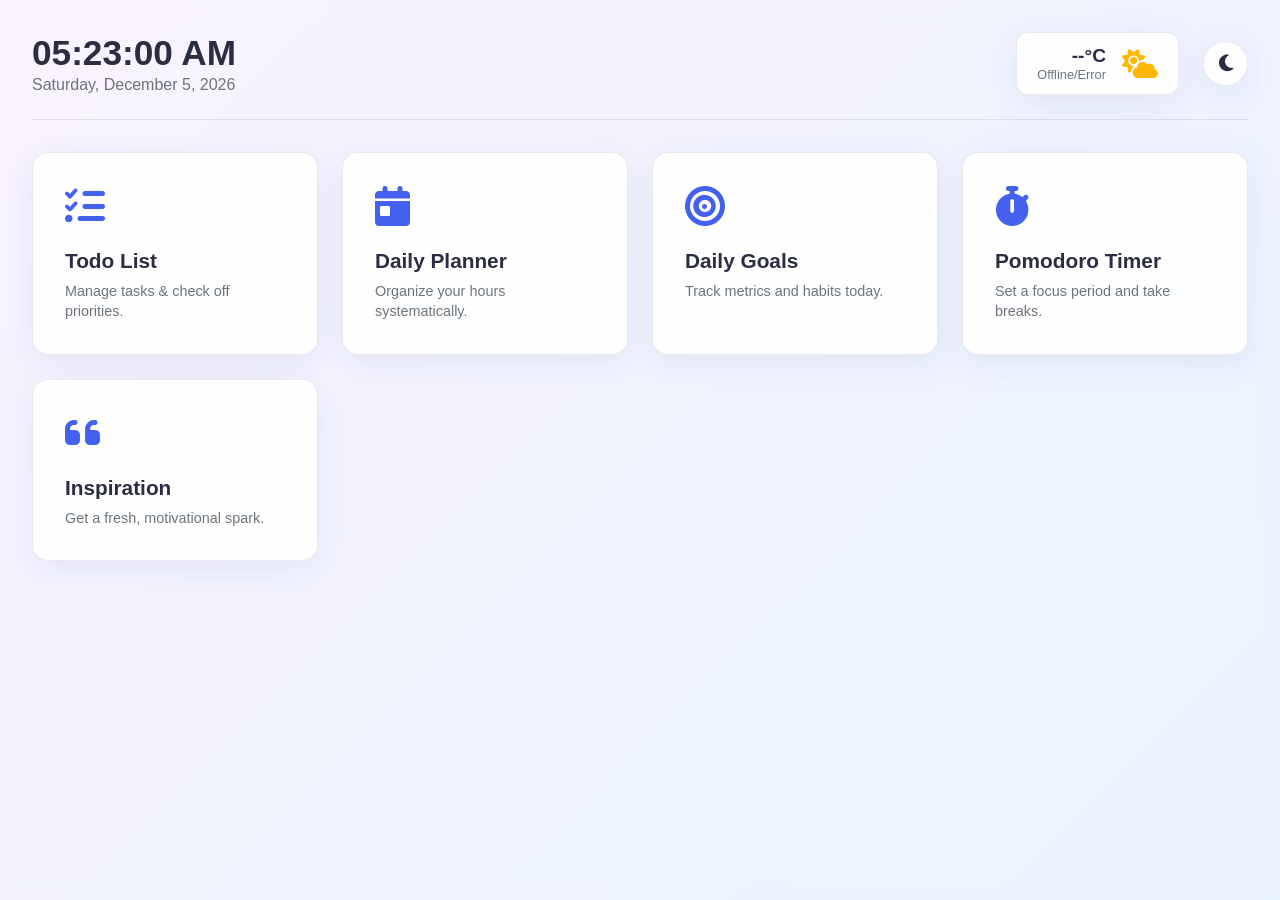
<file: index.html>
<!DOCTYPE html>
<html lang="en">
<head>
    <meta charset="UTF-8">
    <meta name="viewport" content="width=device-width, initial-scale=1.0">
    <title>Productivity Dashboard</title>
    <link rel="stylesheet" href="./CSS/stylee.css">
    <!-- FontAwesome for icons -->
    <link rel="stylesheet" href="https://cdnjs.cloudflare.com/ajax/libs/font-awesome/6.4.0/css/all.min.css">
</head>
<body class="light-theme"> <!-- Toggle class to "dark-theme" for dark mode -->

    <!-- BACKGROUND WRAPPER FOR DYNAMIC BACKGROUNDS -->
    <div class="dashboard-bg-wrapper morning-bg"></div>

    <div class="app-container">
        
        <!-- HEADER WIDGETS (Always Visible) -->
        <header class="main-header">
            <div class="header-left">
                <div class="date-time-widget">
                    <h1 id="live-time">10:42 AM</h1>
                    <p id="live-date">Wednesday, July 15, 2026</p>
                </div>
            </div>
            
            <div class="header-right">
                <!-- Weather Widget -->
                <div class="weather-widget">
                    <div class="weather-info">
                        <span class="weather-temp">28°C</span>
                        <span class="weather-cond">Partly Cloudy</span>
                    </div>
                    <i class="fa-solid fa-cloud-sun weather-icon"></i>
                </div>
                
                <!-- Theme Toggle Button -->
                <button class="theme-toggle-btn" aria-label="Toggle Theme">
                    <i class="fa-solid fa-moon"></i>
                </button>
            </div>
        </header>

        <main class="content-area">
            
            <!-- ========================================== -->
            <!-- 1. MAIN DASHBOARD HOME VIEW                -->
            <!-- ========================================== -->
            <section id="dashboard-home" class="dashboard-grid">
                
                <!-- Todo Card -->
                <div class="feature-card" data-target="todo-view">
                    <div class="card-icon"><i class="fa-solid fa-list-check"></i></div>
                    <h3>Todo List</h3>
                    <p>Manage tasks & check off priorities.</p>
                </div>

                <!-- Planner Card -->
                <div class="feature-card" data-target="planner-view">
                    <div class="card-icon"><i class="fa-solid fa-calendar-day"></i></div>
                    <h3>Daily Planner</h3>
                    <p>Organize your hours systematically.</p>
                </div>

                <!-- Goals Card -->
                <div class="feature-card" data-target="goals-view">
                    <div class="card-icon"><i class="fa-solid fa-bullseye"></i></div>
                    <h3>Daily Goals</h3>
                    <p>Track metrics and habits today.</p>
                </div>

                <!-- Pomodoro Card -->
                <div class="feature-card" data-target="pomodoro-view">
                    <div class="card-icon"><i class="fa-solid fa-stopwatch"></i></div>
                    <h3>Pomodoro Timer</h3>
                    <p>Set a focus period and take breaks.</p>
                </div>

                <!-- Motivation Card -->
                <div class="feature-card" data-target="motivation-view">
                    <div class="card-icon"><i class="fa-solid fa-quote-left"></i></div>
                    <h3>Inspiration</h3>
                    <p>Get a fresh, motivational spark.</p>
                </div>

            </section>

            <!-- ========================================== -->
            <!-- 2. TODO LIST FEATURE VIEW (Hidden by default)-->
            <!-- ========================================== -->
            <section id="todo-view" class="feature-view hidden">
                <div class="view-header">
                    <button class="back-btn"><i class="fa-solid fa-arrow-left"></i> Back</button>
                    <h2><i class="fa-solid fa-list-check"></i> Todo List</h2>
                </div>
                <div class="view-body max-width-md">
                    <form class="input-group" onsubmit="return false;">
                        <input type="text" placeholder="Add a new task..." required>
                        <button type="submit" class="btn-primary">Add Task</button>
                    </form>
                    <ul class="item-list">
                        <li class="list-item important">
                            <span class="item-text">Finish project structure documentation</span>
                            <div class="item-actions">
                                <button class="action-btn flag" title="Important"><i class="fa-solid fa-star"></i></button>
                                <button class="action-btn complete" title="Complete"><i class="fa-solid fa-check"></i></button>
                                <button class="action-btn delete" title="Delete"><i class="fa-solid fa-trash"></i></button>
                            </div>
                        </li>
                        <li class="list-item completed">
                            <span class="item-text">Review team UI components</span>
                            <div class="item-actions">
                                <button class="action-btn flag" title="Important"><i class="fa-regular fa-star"></i></button>
                                <button class="action-btn complete" title="Complete"><i class="fa-solid fa-rotate-left"></i></button>
                                <button class="action-btn delete" title="Delete"><i class="fa-solid fa-trash"></i></button>
                            </div>
                        </li>
                    </ul>
                </div>
            </section>

            <!-- ========================================== -->
            <!-- 3. DAILY PLANNER FEATURE VIEW (Hidden)     -->
            <!-- ========================================== -->
            <section id="planner-view" class="feature-view hidden">
                <div class="view-header">
                    <button class="back-btn"><i class="fa-solid fa-arrow-left"></i> Back</button>
                    <h2><i class="fa-solid fa-calendar-day"></i> Daily Planner</h2>
                </div>
                <div class="view-body max-width-md">
                    <div class="planner-grid">
                        <div class="time-slot-row">
                            <span class="time-label">09:00 AM</span>
                            <input type="text" placeholder="Empty slot - click to add plan...">
                        </div>
                        <div class="time-slot-row current-hour">
                            <span class="time-label">10:00 AM</span>
                            <input type="text" value="Standup Meeting & Design review" placeholder="Empty slot...">
                        </div>
                        <div class="time-slot-row">
                            <span class="time-label">11:00 AM</span>
                            <input type="text" placeholder="Empty slot - click to add plan...">
                        </div>
                        <div class="time-slot-row">
                            <span class="time-label">12:00 PM</span>
                            <input type="text" placeholder="Empty slot - click to add plan...">
                        </div>
                    </div>
                </div>
            </section>

            <!-- ========================================== -->
            <!-- 4. DAILY GOALS FEATURE VIEW (Hidden)       -->
            <!-- ========================================== -->
            <section id="goals-view" class="feature-view hidden">
                <div class="view-header">
                    <button class="back-btn"><i class="fa-solid fa-arrow-left"></i> Back</button>
                    <h2><i class="fa-solid fa-bullseye"></i> Daily Goals</h2>
                </div>
                <div class="view-body max-width-md">
                    <div class="progress-container">
                        <div class="progress-text">Progress: <span>1 of 3 completed</span></div>
                        <div class="progress-bar-outer">
                            <div class="progress-bar-inner" style="width: 33.3%;"></div>
                        </div>
                    </div>
                    <form class="input-group" onsubmit="return false;">
                        <input type="text" placeholder="Enter a goal for today...">
                        <button type="submit" class="btn-primary">Add Goal</button>
                    </form>
                    <ul class="item-list">
                        <li class="list-item">
                            <label class="checkbox-container">
                                <input type="checkbox">
                                <span class="checkmark"></span>
                                Drink 3L of water
                            </label>
                            <button class="action-btn delete"><i class="fa-solid fa-xmark"></i></button>
                        </li>
                        <li class="list-item checked-item">
                            <label class="checkbox-container">
                                <input type="checkbox" checked>
                                <span class="checkmark"></span>
                                Read for 20 minutes
                            </label>
                            <button class="action-btn delete"><i class="fa-solid fa-xmark"></i></button>
                        </li>
                    </ul>
                </div>
            </section>

            <!-- ========================================== -->
            <!-- 5. POMODORO TIMER FEATURE VIEW (Hidden)    -->
            <!-- ========================================== -->
            <section id="pomodoro-view" class="feature-view hidden">
                <div class="view-header">
                    <button class="back-btn"><i class="fa-solid fa-arrow-left"></i> Back</button>
                    <h2><i class="fa-solid fa-stopwatch"></i> Pomodoro Timer</h2>
                </div>
                <div class="view-body centered-flex">
                    <div class="timer-card">
                        <span class="timer-status">Work Session</span>
                        <div class="timer-display">25:00</div>
                        <div class="timer-controls">
                            <button class="btn-control start"><i class="fa-solid fa-play"></i> Start</button>
                            <button class="btn-control pause hidden"><i class="fa-solid fa-pause"></i> Pause</button>
                            <button class="btn-control reset"><i class="fa-solid fa-rotate-left"></i> Reset</button>
                        </div>
                    </div>
                </div>
            </section>

            <!-- ========================================== -->
            <!-- 6. MOTIVATION QUOTE FEATURE VIEW (Hidden)  -->
            <!-- ========================================== -->
            <section id="motivation-view" class="feature-view hidden">
                <div class="view-header">
                    <button class="back-btn"><i class="fa-solid fa-arrow-left"></i> Back</button>
                    <h2><i class="fa-solid fa-quote-left"></i> Motivation</h2>
                </div>
                <div class="view-body centered-flex">
                    <div class="quote-card">
                        <!-- Loading element to show toggle state safely -->
                        <div class="quote-loading hidden"><i class="fa-solid fa-spinner fa-spin"></i> Fetching quote...</div>
                        
                        <blockquote class="quote-text">
                            "The best way to predict the future is to invent it."
                        </blockquote>
                        <cite class="quote-author">— Alan Kay</cite>
                        <button class="btn-primary fetch-quote-btn"><i class="fa-solid fa-shuffle"></i> New Quote</button>
                    </div>
                </div>
            </section>

        </main>
    </div>

    <script src="./JS/app.js"></script>
</body>
</html>
</file>
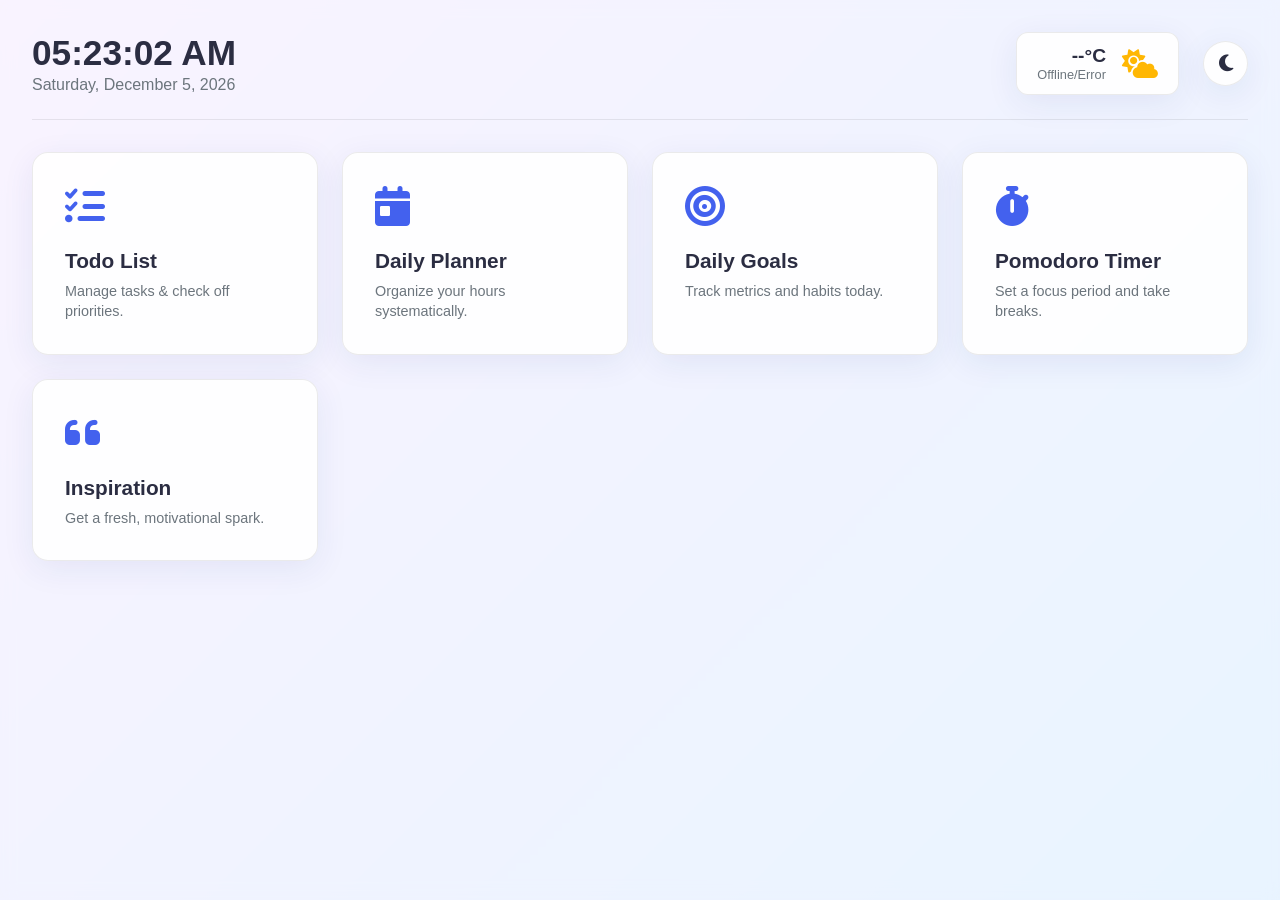
<file: HTML/index.html>
<!DOCTYPE html>
<html lang="en">
<head>
    <meta charset="UTF-8">
    <meta name="viewport" content="width=device-width, initial-scale=1.0">
    <title>Productivity Dashboard</title>
    <link rel="stylesheet" href="../CSS/stylee.css">
    <!-- FontAwesome for icons -->
    <link rel="stylesheet" href="https://cdnjs.cloudflare.com/ajax/libs/font-awesome/6.4.0/css/all.min.css">
</head>
<body class="light-theme"> <!-- Toggle class to "dark-theme" for dark mode -->

    <!-- BACKGROUND WRAPPER FOR DYNAMIC BACKGROUNDS -->
    <div class="dashboard-bg-wrapper morning-bg"></div>

    <div class="app-container">
        
        <!-- HEADER WIDGETS (Always Visible) -->
        <header class="main-header">
            <div class="header-left">
                <div class="date-time-widget">
                    <h1 id="live-time">10:42 AM</h1>
                    <p id="live-date">Wednesday, July 15, 2026</p>
                </div>
            </div>
            
            <div class="header-right">
                <!-- Weather Widget -->
                <div class="weather-widget">
                    <div class="weather-info">
                        <span class="weather-temp">28°C</span>
                        <span class="weather-cond">Partly Cloudy</span>
                    </div>
                    <i class="fa-solid fa-cloud-sun weather-icon"></i>
                </div>
                
                <!-- Theme Toggle Button -->
                <button class="theme-toggle-btn" aria-label="Toggle Theme">
                    <i class="fa-solid fa-moon"></i>
                </button>
            </div>
        </header>

        <main class="content-area">
            
            <!-- ========================================== -->
            <!-- 1. MAIN DASHBOARD HOME VIEW                -->
            <!-- ========================================== -->
            <section id="dashboard-home" class="dashboard-grid">
                
                <!-- Todo Card -->
                <div class="feature-card" data-target="todo-view">
                    <div class="card-icon"><i class="fa-solid fa-list-check"></i></div>
                    <h3>Todo List</h3>
                    <p>Manage tasks & check off priorities.</p>
                </div>

                <!-- Planner Card -->
                <div class="feature-card" data-target="planner-view">
                    <div class="card-icon"><i class="fa-solid fa-calendar-day"></i></div>
                    <h3>Daily Planner</h3>
                    <p>Organize your hours systematically.</p>
                </div>

                <!-- Goals Card -->
                <div class="feature-card" data-target="goals-view">
                    <div class="card-icon"><i class="fa-solid fa-bullseye"></i></div>
                    <h3>Daily Goals</h3>
                    <p>Track metrics and habits today.</p>
                </div>

                <!-- Pomodoro Card -->
                <div class="feature-card" data-target="pomodoro-view">
                    <div class="card-icon"><i class="fa-solid fa-stopwatch"></i></div>
                    <h3>Pomodoro Timer</h3>
                    <p>Set a focus period and take breaks.</p>
                </div>

                <!-- Motivation Card -->
                <div class="feature-card" data-target="motivation-view">
                    <div class="card-icon"><i class="fa-solid fa-quote-left"></i></div>
                    <h3>Inspiration</h3>
                    <p>Get a fresh, motivational spark.</p>
                </div>

            </section>

            <!-- ========================================== -->
            <!-- 2. TODO LIST FEATURE VIEW (Hidden by default)-->
            <!-- ========================================== -->
            <section id="todo-view" class="feature-view hidden">
                <div class="view-header">
                    <button class="back-btn"><i class="fa-solid fa-arrow-left"></i> Back</button>
                    <h2><i class="fa-solid fa-list-check"></i> Todo List</h2>
                </div>
                <div class="view-body max-width-md">
                    <form class="input-group" onsubmit="return false;">
                        <input type="text" placeholder="Add a new task..." required>
                        <button type="submit" class="btn-primary">Add Task</button>
                    </form>
                    <ul class="item-list">
                        <li class="list-item important">
                            <span class="item-text">Finish project structure documentation</span>
                            <div class="item-actions">
                                <button class="action-btn flag" title="Important"><i class="fa-solid fa-star"></i></button>
                                <button class="action-btn complete" title="Complete"><i class="fa-solid fa-check"></i></button>
                                <button class="action-btn delete" title="Delete"><i class="fa-solid fa-trash"></i></button>
                            </div>
                        </li>
                        <li class="list-item completed">
                            <span class="item-text">Review team UI components</span>
                            <div class="item-actions">
                                <button class="action-btn flag" title="Important"><i class="fa-regular fa-star"></i></button>
                                <button class="action-btn complete" title="Complete"><i class="fa-solid fa-rotate-left"></i></button>
                                <button class="action-btn delete" title="Delete"><i class="fa-solid fa-trash"></i></button>
                            </div>
                        </li>
                    </ul>
                </div>
            </section>

            <!-- ========================================== -->
            <!-- 3. DAILY PLANNER FEATURE VIEW (Hidden)     -->
            <!-- ========================================== -->
            <section id="planner-view" class="feature-view hidden">
                <div class="view-header">
                    <button class="back-btn"><i class="fa-solid fa-arrow-left"></i> Back</button>
                    <h2><i class="fa-solid fa-calendar-day"></i> Daily Planner</h2>
                </div>
                <div class="view-body max-width-md">
                    <div class="planner-grid">
                        <div class="time-slot-row">
                            <span class="time-label">09:00 AM</span>
                            <input type="text" placeholder="Empty slot - click to add plan...">
                        </div>
                        <div class="time-slot-row current-hour">
                            <span class="time-label">10:00 AM</span>
                            <input type="text" value="Standup Meeting & Design review" placeholder="Empty slot...">
                        </div>
                        <div class="time-slot-row">
                            <span class="time-label">11:00 AM</span>
                            <input type="text" placeholder="Empty slot - click to add plan...">
                        </div>
                        <div class="time-slot-row">
                            <span class="time-label">12:00 PM</span>
                            <input type="text" placeholder="Empty slot - click to add plan...">
                        </div>
                    </div>
                </div>
            </section>

            <!-- ========================================== -->
            <!-- 4. DAILY GOALS FEATURE VIEW (Hidden)       -->
            <!-- ========================================== -->
            <section id="goals-view" class="feature-view hidden">
                <div class="view-header">
                    <button class="back-btn"><i class="fa-solid fa-arrow-left"></i> Back</button>
                    <h2><i class="fa-solid fa-bullseye"></i> Daily Goals</h2>
                </div>
                <div class="view-body max-width-md">
                    <div class="progress-container">
                        <div class="progress-text">Progress: <span>1 of 3 completed</span></div>
                        <div class="progress-bar-outer">
                            <div class="progress-bar-inner" style="width: 33.3%;"></div>
                        </div>
                    </div>
                    <form class="input-group" onsubmit="return false;">
                        <input type="text" placeholder="Enter a goal for today...">
                        <button type="submit" class="btn-primary">Add Goal</button>
                    </form>
                    <ul class="item-list">
                        <li class="list-item">
                            <label class="checkbox-container">
                                <input type="checkbox">
                                <span class="checkmark"></span>
                                Drink 3L of water
                            </label>
                            <button class="action-btn delete"><i class="fa-solid fa-xmark"></i></button>
                        </li>
                        <li class="list-item checked-item">
                            <label class="checkbox-container">
                                <input type="checkbox" checked>
                                <span class="checkmark"></span>
                                Read for 20 minutes
                            </label>
                            <button class="action-btn delete"><i class="fa-solid fa-xmark"></i></button>
                        </li>
                    </ul>
                </div>
            </section>

            <!-- ========================================== -->
            <!-- 5. POMODORO TIMER FEATURE VIEW (Hidden)    -->
            <!-- ========================================== -->
            <section id="pomodoro-view" class="feature-view hidden">
                <div class="view-header">
                    <button class="back-btn"><i class="fa-solid fa-arrow-left"></i> Back</button>
                    <h2><i class="fa-solid fa-stopwatch"></i> Pomodoro Timer</h2>
                </div>
                <div class="view-body centered-flex">
                    <div class="timer-card">
                        <span class="timer-status">Work Session</span>
                        <div class="timer-display">25:00</div>
                        <div class="timer-controls">
                            <button class="btn-control start"><i class="fa-solid fa-play"></i> Start</button>
                            <button class="btn-control pause hidden"><i class="fa-solid fa-pause"></i> Pause</button>
                            <button class="btn-control reset"><i class="fa-solid fa-rotate-left"></i> Reset</button>
                        </div>
                    </div>
                </div>
            </section>

            <!-- ========================================== -->
            <!-- 6. MOTIVATION QUOTE FEATURE VIEW (Hidden)  -->
            <!-- ========================================== -->
            <section id="motivation-view" class="feature-view hidden">
                <div class="view-header">
                    <button class="back-btn"><i class="fa-solid fa-arrow-left"></i> Back</button>
                    <h2><i class="fa-solid fa-quote-left"></i> Motivation</h2>
                </div>
                <div class="view-body centered-flex">
                    <div class="quote-card">
                        <!-- Loading element to show toggle state safely -->
                        <div class="quote-loading hidden"><i class="fa-solid fa-spinner fa-spin"></i> Fetching quote...</div>
                        
                        <blockquote class="quote-text">
                            "The best way to predict the future is to invent it."
                        </blockquote>
                        <cite class="quote-author">— Alan Kay</cite>
                        <button class="btn-primary fetch-quote-btn"><i class="fa-solid fa-shuffle"></i> New Quote</button>
                    </div>
                </div>
            </section>

        </main>
    </div>

    <script src="../JS/app.js"></script>
</body>
</html>
</file>
<file: CSS/stylee.css>
/* ==========================================================================
   CSS VARIABLES & CORE THEMES[cite: 1]
   ========================================================================== */
:root {
    /* Fonts */
    --font-main: 'Segoe UI', -apple-system, BlinkMacSystemFont, Roboto, sans-serif;

    /* Transition speeds */
    --transition-fast: 0.2s ease;
    --transition-normal: 0.3s ease;
}

.light-theme {
    --bg-overlay: rgba(255, 255, 255, 0.8);
    --card-bg: rgba(255, 255, 255, 0.9);
    --card-hover-bg: #ffffff;
    --text-main: #2b2d42;
    --text-muted: #6c757d;
    --border-color: rgba(0, 0, 0, 0.08);
    --primary-color: #4361ee;
    --primary-hover: #3f37c9;
    --danger-color: #ef233c;
    --success-color: #2b9348;
    --warning-color: #ffb703;
    --input-bg: #f8f9fa;
    --shadow: 0 8px 32px 0 rgba(31, 38, 135, 0.08);
}

.dark-theme {
    --bg-overlay: rgba(18, 18, 18, 0.8);
    --card-bg: rgba(30, 30, 30, 0.9);
    --card-hover-bg: #252525;
    --text-main: #f8f9fa;
    --text-muted: #adb5bd;
    --border-color: rgba(255, 255, 255, 0.08);
    --primary-color: #4cc9f0;
    --primary-hover: #4361ee;
    --danger-color: #f77f00;
    --success-color: #55a630;
    --warning-color: #ffb703;
    --input-bg: #121212;
    --shadow: 0 8px 32px 0 rgba(0, 0, 0, 0.37);
}

/* ==========================================================================
   BASE & RESET STYLES
   ========================================================================== */
* {
    box-sizing: border-box;
    margin: 0;
    padding: 0;
}

body {
    font-family: var(--font-main);
    color: var(--text-main);
    min-height: 100vh;
    overflow-x: hidden;
    position: relative;
}

/* Dynamic Background Implementations[cite: 1] */
.dashboard-bg-wrapper {
    position: fixed;
    top: 0;
    left: 0;
    width: 100%;
    height: 100%;
    z-index: -1;
    transition: background 1s ease-in-out;
}

.morning-bg {
    background: linear-gradient(135deg, #e0c3fc 0%, #8ec5fc 100%);
}
.afternoon-bg {
    background: linear-gradient(135deg, #fce38a 0%, #f38181 100%);
}
.evening-bg {
    background: linear-gradient(135deg, #4568dc 0%, #b06ab3 100%);
}
.night-bg {
    background: linear-gradient(135deg, #0f2027 0%, #203a43 50%, #2c5364 100%);
}

.app-container {
    width: 100%;
    min-height: 100vh;
    background: var(--bg-overlay);
    backdrop-filter: blur(8px);
    -webkit-backdrop-filter: blur(8px);
    padding: 2rem;
    display: flex;
    flex-direction: column;
    transition: background var(--transition-normal);
}

/* ==========================================================================
   HEADER COMPONENTS
   ========================================================================== */
.main-header {
    display: flex;
    justify-content: space-between;
    align-items: center;
    margin-bottom: 2rem;
    padding-bottom: 1.5rem;
    border-bottom: 1px solid var(--border-color);
}

.date-time-widget h1 {
    font-size: 2.2rem;
    font-weight: 700;
}

.date-time-widget p {
    color: var(--text-muted);
    font-size: 1rem;
    margin-top: 0.2rem;
}

.header-right {
    display: flex;
    align-items: center;
    gap: 1.5rem;
}

.weather-widget {
    background: var(--card-bg);
    padding: 0.75rem 1.25rem;
    border-radius: 12px;
    display: flex;
    align-items: center;
    gap: 1rem;
    box-shadow: var(--shadow);
    border: 1px solid var(--border-color);
}

.weather-info {
    display: flex;
    flex-direction: column;
    text-align: right;
}

.weather-temp {
    font-weight: 700;
    font-size: 1.2rem;
}

.weather-cond {
    font-size: 0.8rem;
    color: var(--text-muted);
}

.weather-icon {
    font-size: 1.8rem;
    color: var(--warning-color);
}

.theme-toggle-btn {
    background: var(--card-bg);
    border: 1px solid var(--border-color);
    color: var(--text-main);
    width: 45px;
    height: 45px;
    border-radius: 50%;
    cursor: pointer;
    font-size: 1.2rem;
    display: flex;
    justify-content: center;
    align-items: center;
    box-shadow: var(--shadow);
    transition: transform var(--transition-fast), background var(--transition-fast);
}

.theme-toggle-btn:hover {
    transform: scale(1.05);
    background: var(--card-hover-bg);
}

/* ==========================================================================
   DASHBOARD HOME GRID[cite: 1]
   ========================================================================== */
.content-area {
    flex-grow: 1;
    position: relative;
}

.dashboard-grid {
    display: grid;
    grid-template-columns: repeat(auto-fit, minmax(240px, 1fr));
    gap: 1.5rem;
}

.feature-card {
    background: var(--card-bg);
    border: 1px solid var(--border-color);
    border-radius: 16px;
    padding: 2rem;
    cursor: pointer;
    box-shadow: var(--shadow);
    transition: transform var(--transition-fast), box-shadow var(--transition-fast), background var(--transition-fast);
}

.feature-card:hover {
    transform: translateY(-5px);
    box-shadow: 0 12px 40px 0 rgba(31, 38, 135, 0.15);
    background: var(--card-hover-bg);
}

.card-icon {
    font-size: 2.5rem;
    color: var(--primary-color);
    margin-bottom: 1.2rem;
}

.feature-card h3 {
    font-size: 1.3rem;
    margin-bottom: 0.5rem;
}

.feature-card p {
    font-size: 0.9rem;
    color: var(--text-muted);
    line-height: 1.4;
}

/* ==========================================================================
   FEATURE VIEWS COMPONENT UTILITIES
   ========================================================================== */
.feature-view {
    background: var(--card-bg);
    border: 1px solid var(--border-color);
    border-radius: 16px;
    padding: 2rem;
    min-height: 60vh;
    box-shadow: var(--shadow);
    animation: fadeIn 0.4s ease forwards;
}

.hidden {
    display: none !important;
}

.view-header {
    display: flex;
    align-items: center;
    gap: 1.5rem;
    margin-bottom: 2rem;
    border-bottom: 1px solid var(--border-color);
    padding-bottom: 1rem;
}

.back-btn {
    background: transparent;
    border: 1px solid var(--border-color);
    color: var(--text-main);
    padding: 0.5rem 1rem;
    border-radius: 8px;
    cursor: pointer;
    font-weight: 600;
    transition: background var(--transition-fast);
}

.back-btn:hover {
    background: var(--input-bg);
}

.max-width-md {
    max-width: 700px;
    margin: 0 auto;
}

.centered-flex {
    display: flex;
    justify-content: center;
    align-items: center;
    min-height: 45vh;
}

/* ==========================================================================
   FORMS & LAYOUT ELEMENTS
   ========================================================================== */
.input-group {
    display: flex;
    gap: 0.75rem;
    margin-bottom: 1.5rem;
}

.input-group input[type="text"] {
    flex-grow: 1;
    padding: 0.75rem 1rem;
    border-radius: 8px;
    border: 1px solid var(--border-color);
    background: var(--input-bg);
    color: var(--text-main);
    font-size: 1rem;
    outline: none;
}

.input-group input:focus {
    border-color: var(--primary-color);
}

.btn-primary {
    background: var(--primary-color);
    color: #fff;
    border: none;
    padding: 0.75rem 1.5rem;
    border-radius: 8px;
    font-weight: 600;
    cursor: pointer;
    transition: background var(--transition-fast);
    white-space: nowrap;
}

.btn-primary:hover {
    background: var(--primary-hover);
}

/* ==========================================================================
   TODO & GOALS LIST LAYOUTS
   ========================================================================== */
.item-list {
    list-style: none;
    display: flex;
    flex-direction: column;
    gap: 0.75rem;
}

.list-item {
    background: var(--input-bg);
    border: 1px solid var(--border-color);
    padding: 1rem;
    border-radius: 8px;
    display: flex;
    justify-content: space-between;
    align-items: center;
    transition: opacity var(--transition-fast);
}

.item-text {
    font-size: 1rem;
}

.item-actions {
    display: flex;
    gap: 0.5rem;
}

.action-btn {
    background: transparent;
    border: none;
    cursor: pointer;
    font-size: 1rem;
    padding: 0.25rem;
    color: var(--text-muted);
    transition: color var(--transition-fast);
}

.action-btn.flag:hover, .list-item.important .action-btn.flag { color: var(--warning-color); }
.action-btn.complete:hover { color: var(--success-color); }
.action-btn.delete:hover { color: var(--danger-color); }

.list-item.completed .item-text {
    text-decoration: line-through;
    color: var(--text-muted);
}

/* Custom Checkbox styles for Goals view */
.checkbox-container {
    display: flex;
    align-items: center;
    position: relative;
    padding-left: 35px;
    cursor: pointer;
    user-select: none;
}

.checkbox-container input {
    position: absolute;
    opacity: 0;
    cursor: pointer;
    height: 0;
    width: 0;
}

.checkmark {
    position: absolute;
    top: 50%;
    left: 0;
    transform: translateY(-50%);
    height: 20px;
    width: 20px;
    background-color: var(--card-bg);
    border: 2px solid var(--border-color);
    border-radius: 4px;
}

.checkbox-container:hover input ~ .checkmark {
    border-color: var(--primary-color);
}

.checkbox-container input:checked ~ .checkmark {
    background-color: var(--success-color);
    border-color: var(--success-color);
}

.checkmark:after {
    content: "";
    position: absolute;
    display: none;
}

.checkbox-container input:checked ~ .checkmark:after {
    display: block;
}

.checkbox-container .checkmark:after {
    left: 6px;
    top: 2px;
    width: 5px;
    height: 10px;
    border: solid white;
    border-width: 0 2px 2px 0;
    transform: rotate(45deg);
}

.checked-item {
    opacity: 0.7;
    text-decoration: line-through;
}

/* Progress bar[cite: 1] */
.progress-container {
    margin-bottom: 1.5rem;
}

.progress-text {
    font-size: 0.9rem;
    margin-bottom: 0.5rem;
    color: var(--text-muted);
}

.progress-bar-outer {
    width: 100%;
    height: 8px;
    background: var(--input-bg);
    border-radius: 4px;
    overflow: hidden;
}

.progress-bar-inner {
    height: 100%;
    background: var(--success-color);
    transition: width var(--transition-normal);
}

/* ==========================================================================
   DAILY PLANNER LAYOUT[cite: 1]
   ========================================================================== */
.planner-grid {
    display: flex;
    flex-direction: column;
    gap: 0.5rem;
}

.time-slot-row {
    display: flex;
    align-items: center;
    border-bottom: 1px solid var(--border-color);
    padding: 0.5rem 0;
}

.time-label {
    width: 90px;
    font-weight: 600;
    font-size: 0.9rem;
    color: var(--text-muted);
}

.time-slot-row input {
    flex-grow: 1;
    border: none;
    background: transparent;
    padding: 0.5rem;
    color: var(--text-main);
    font-size: 1rem;
    outline: none;
    border-radius: 4px;
}

.time-slot-row input:focus {
    background: var(--input-bg);
}

.current-hour {
    background: rgba(67, 97, 238, 0.1);
    border-radius: 8px;
    padding-left: 0.5rem;
}

.current-hour .time-label {
    color: var(--primary-color);
}

/* ==========================================================================
   POMODORO TIMER WIDGET LAYOUT[cite: 1]
   ========================================================================== */
.timer-card {
    text-align: center;
    padding: 2rem;
}

.timer-status {
    font-size: 1.2rem;
    text-transform: uppercase;
    letter-spacing: 2px;
    color: var(--text-muted);
    font-weight: 600;
}

.timer-display {
    font-size: 6rem;
    font-weight: 700;
    margin: 1.5rem 0;
    font-variant-numeric: tabular-nums;
}

.timer-controls {
    display: flex;
    justify-content: center;
    gap: 1rem;
}

.btn-control {
    padding: 0.75rem 2rem;
    font-size: 1rem;
    border-radius: 50px;
    border: none;
    font-weight: 600;
    cursor: pointer;
    transition: background var(--transition-fast);
}

.btn-control.start { background: var(--success-color); color: #fff; }
.btn-control.pause { background: var(--warning-color); color: #fff; }
.btn-control.reset { background: var(--input-bg); color: var(--text-main); border: 1px solid var(--border-color); }

/* ==========================================================================
   MOTIVATIONAL QUOTE CONTAINER[cite: 1]
   ========================================================================== */
.quote-card {
    text-align: center;
    max-width: 550px;
    padding: 1rem;
}

.quote-text {
    font-size: 1.5rem;
    font-style: italic;
    line-height: 1.5;
    margin-bottom: 1rem;
    position: relative;
}

.quote-author {
    display: block;
    font-size: 1rem;
    color: var(--text-muted);
    margin-bottom: 2rem;
}

.quote-loading {
    margin-bottom: 1.5rem;
    color: var(--primary-color);
}

/* ==========================================================================
   ANIMATIONS & RESPONSIVENESS
   ========================================================================== */
@keyframes fadeIn {
    from { opacity: 0; transform: translateY(10px); }
    to { opacity: 1; transform: translateY(0); }
}

@media(max-width: 768px) {
    .main-header {
        flex-direction: column;
        align-items: flex-start;
        gap: 1rem;
    }
    
    .header-right {
        width: 100%;
        justify-content: space-between;
    }
    
    .app-container {
        padding: 1rem;
    }
}
</file>
